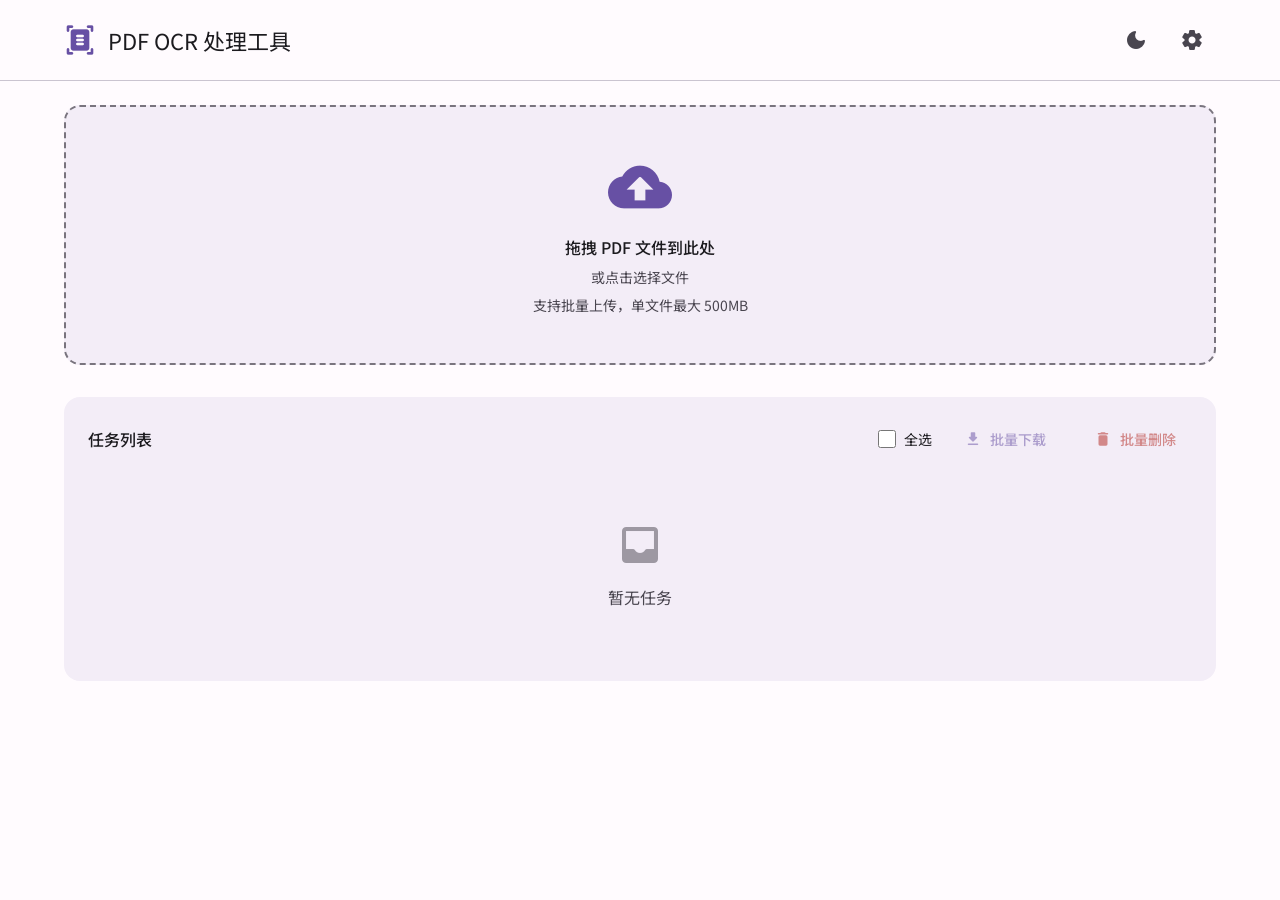
<file: pdf/frontend/index.html>
<!DOCTYPE html>
<html lang="zh-CN">
<head>
    <meta charset="UTF-8">
    <meta name="viewport" content="width=device-width, initial-scale=1.0">
    <title>PDF OCR 处理工具</title>
    <link href="https://fonts.googleapis.com/css2?family=Noto+Sans+SC:wght@400;500;700&display=swap" rel="stylesheet">
    <link href="https://fonts.googleapis.com/icon?family=Material+Icons+Round" rel="stylesheet">
    <link rel="stylesheet" href="styles.css">
</head>
<body>
    <div class="app-container">
        <header class="app-header">
            <div class="header-content">
                <div class="logo">
                    <span class="material-icons-round">document_scanner</span>
                    <h1>PDF OCR 处理工具</h1>
                </div>
                <div class="header-actions">
                    <button class="icon-button" id="themeToggle" title="切换主题">
                        <span class="material-icons-round" id="themeIcon">dark_mode</span>
                    </button>
                    <button class="icon-button" id="settingsBtn" title="设置">
                        <span class="material-icons-round">settings</span>
                    </button>
                </div>
            </div>
        </header>

        <main class="main-content">
            <section class="upload-section">
                <div class="upload-area" id="uploadArea">
                    <div class="upload-icon">
                        <span class="material-icons-round">cloud_upload</span>
                    </div>
                    <h2>拖拽 PDF 文件到此处</h2>
                    <p>或点击选择文件</p>
                    <p class="upload-hint">支持批量上传，单文件最大 500MB</p>
                    <input type="file" id="fileInput" accept=".pdf" multiple hidden>
                </div>
            </section>

            <section class="tasks-section" id="tasksSection">
                <div class="section-header">
                    <h2>任务列表</h2>
                    <div class="batch-actions" id="batchActions">
                        <label class="checkbox-label">
                            <input type="checkbox" id="selectAll">
                            <span>全选</span>
                        </label>
                        <button class="text-button" id="batchDownloadBtn" disabled>
                            <span class="material-icons-round">download</span>
                            批量下载
                        </button>
                        <button class="text-button danger" id="batchDeleteBtn" disabled>
                            <span class="material-icons-round">delete</span>
                            批量删除
                        </button>
                    </div>
                </div>
                <div class="tasks-list" id="tasksList">
                    <div class="empty-state" id="emptyState">
                        <span class="material-icons-round">inbox</span>
                        <p>暂无任务</p>
                    </div>
                </div>
            </section>
        </main>

        <div class="task-options-modal hidden" id="taskOptionsModal">
            <div class="modal-backdrop"></div>
            <div class="modal-content">
                <div class="modal-header">
                    <h3 id="modalTitle">任务选项</h3>
                    <button class="icon-button" id="closeOptionsModal">
                        <span class="material-icons-round">close</span>
                    </button>
                </div>
                <div class="modal-body">
                    <div class="option-group">
                        <div class="file-list-header">待上传文件：</div>
                        <div class="file-list" id="fileList"></div>
                    </div>
                    
                    <div class="option-group">
                        <label class="checkbox-label">
                            <input type="checkbox" id="generateOutline">
                            <span>生成大纲</span>
                        </label>
                    </div>
                    
                    <div class="option-group outline-options" id="outlineOptions" style="display: none;">
                        <div class="option-subgroup">
                            <label>大纲生成模式</label>
                            <div class="radio-group">
                                <label class="radio-label">
                                    <input type="radio" name="outlineMode" value="auto" checked>
                                    <span>自动总结全文生成大纲</span>
                                </label>
                                <label class="radio-label">
                                    <input type="radio" name="outlineMode" value="toc_page">
                                    <span>读取目录页生成大纲</span>
                                </label>
                            </div>
                        </div>
                        
                        <div class="option-subgroup toc-options" id="tocOptions" style="display: none;">
                            <label class="checkbox-label">
                                <input type="checkbox" id="manualTocPages">
                                <span>手动设置目录页</span>
                            </label>
                            <div class="page-range-inputs" id="pageRangeInputs" style="display: none;">
                                <div class="input-row">
                                    <div class="input-field">
                                        <label>目录起始页</label>
                                        <input type="number" id="tocPageStart" min="1" value="1">
                                    </div>
                                    <div class="input-field">
                                        <label>目录结束页</label>
                                        <input type="number" id="tocPageEnd" min="1" value="1">
                                    </div>
                                </div>
                            </div>
                            <div class="input-field">
                                <label>页码偏移</label>
                                <input type="number" id="pageOffset" value="0">
                                <span class="input-hint">目录页码与实际页码的差值</span>
                            </div>
                        </div>
                    </div>
                    
                    <div class="option-group">
                        <label class="checkbox-label">
                            <input type="checkbox" id="embedOutline" checked>
                            <span>嵌入大纲到 PDF</span>
                        </label>
                    </div>
                </div>
                <div class="modal-footer">
                    <button class="text-button" id="cancelOptions">取消</button>
                    <button class="filled-button" id="confirmOptions">确认上传</button>
                </div>
            </div>
        </div>

        <div class="settings-modal hidden" id="settingsModal">
            <div class="modal-backdrop"></div>
            <div class="modal-content">
                <div class="modal-header">
                    <h3>设置</h3>
                    <button class="icon-button" id="closeSettingsModal">
                        <span class="material-icons-round">close</span>
                    </button>
                </div>
                <div class="modal-body">
                    <div class="settings-section">
                        <h4>LLM 配置</h4>
                        <div class="input-field">
                            <label>API Key</label>
                            <input type="password" id="apiKey" placeholder="输入 API Key">
                        </div>
                        <div class="input-field">
                            <label>Base URL</label>
                            <input type="text" id="baseUrl" placeholder="https://api.deepseek.com/v1">
                        </div>
                        <div class="input-field">
                            <label>模型</label>
                            <input type="text" id="model" placeholder="deepseek-chat">
                        </div>
                        <div class="connection-status" id="connectionStatus"></div>
                    </div>
                    
                    <div class="settings-section">
                        <h4>存储管理</h4>
                        <div class="storage-info" id="storageInfo">
                            <div class="storage-item">
                                <span class="storage-label">上传目录</span>
                                <span class="storage-value" id="uploadStorage">-</span>
                            </div>
                            <div class="storage-item">
                                <span class="storage-label">输出目录</span>
                                <span class="storage-value" id="outputStorage">-</span>
                            </div>
                            <div class="storage-item total">
                                <span class="storage-label">总计</span>
                                <span class="storage-value" id="totalStorage">-</span>
                            </div>
                        </div>
                        <div class="storage-actions">
                            <button class="outlined-button" id="cleanupOld">
                                <span class="material-icons-round">cleaning_services</span>
                                清理过期文件
                            </button>
                            <button class="outlined-button danger" id="cleanupAll">
                                <span class="material-icons-round">delete_sweep</span>
                                清理全部文件
                            </button>
                        </div>
                    </div>
                </div>
                <div class="modal-footer">
                    <button class="outlined-button" id="testConnection">
                        <span class="material-icons-round">wifi_find</span>
                        测试连接
                    </button>
                    <button class="filled-button" id="saveSettings">
                        <span class="material-icons-round">save</span>
                        保存设置
                    </button>
                </div>
            </div>
        </div>

        <div class="snackbar" id="snackbar">
            <span class="snackbar-message"></span>
        </div>
    </div>

    <script src="app.js"></script>
</body>
</html>
</file>
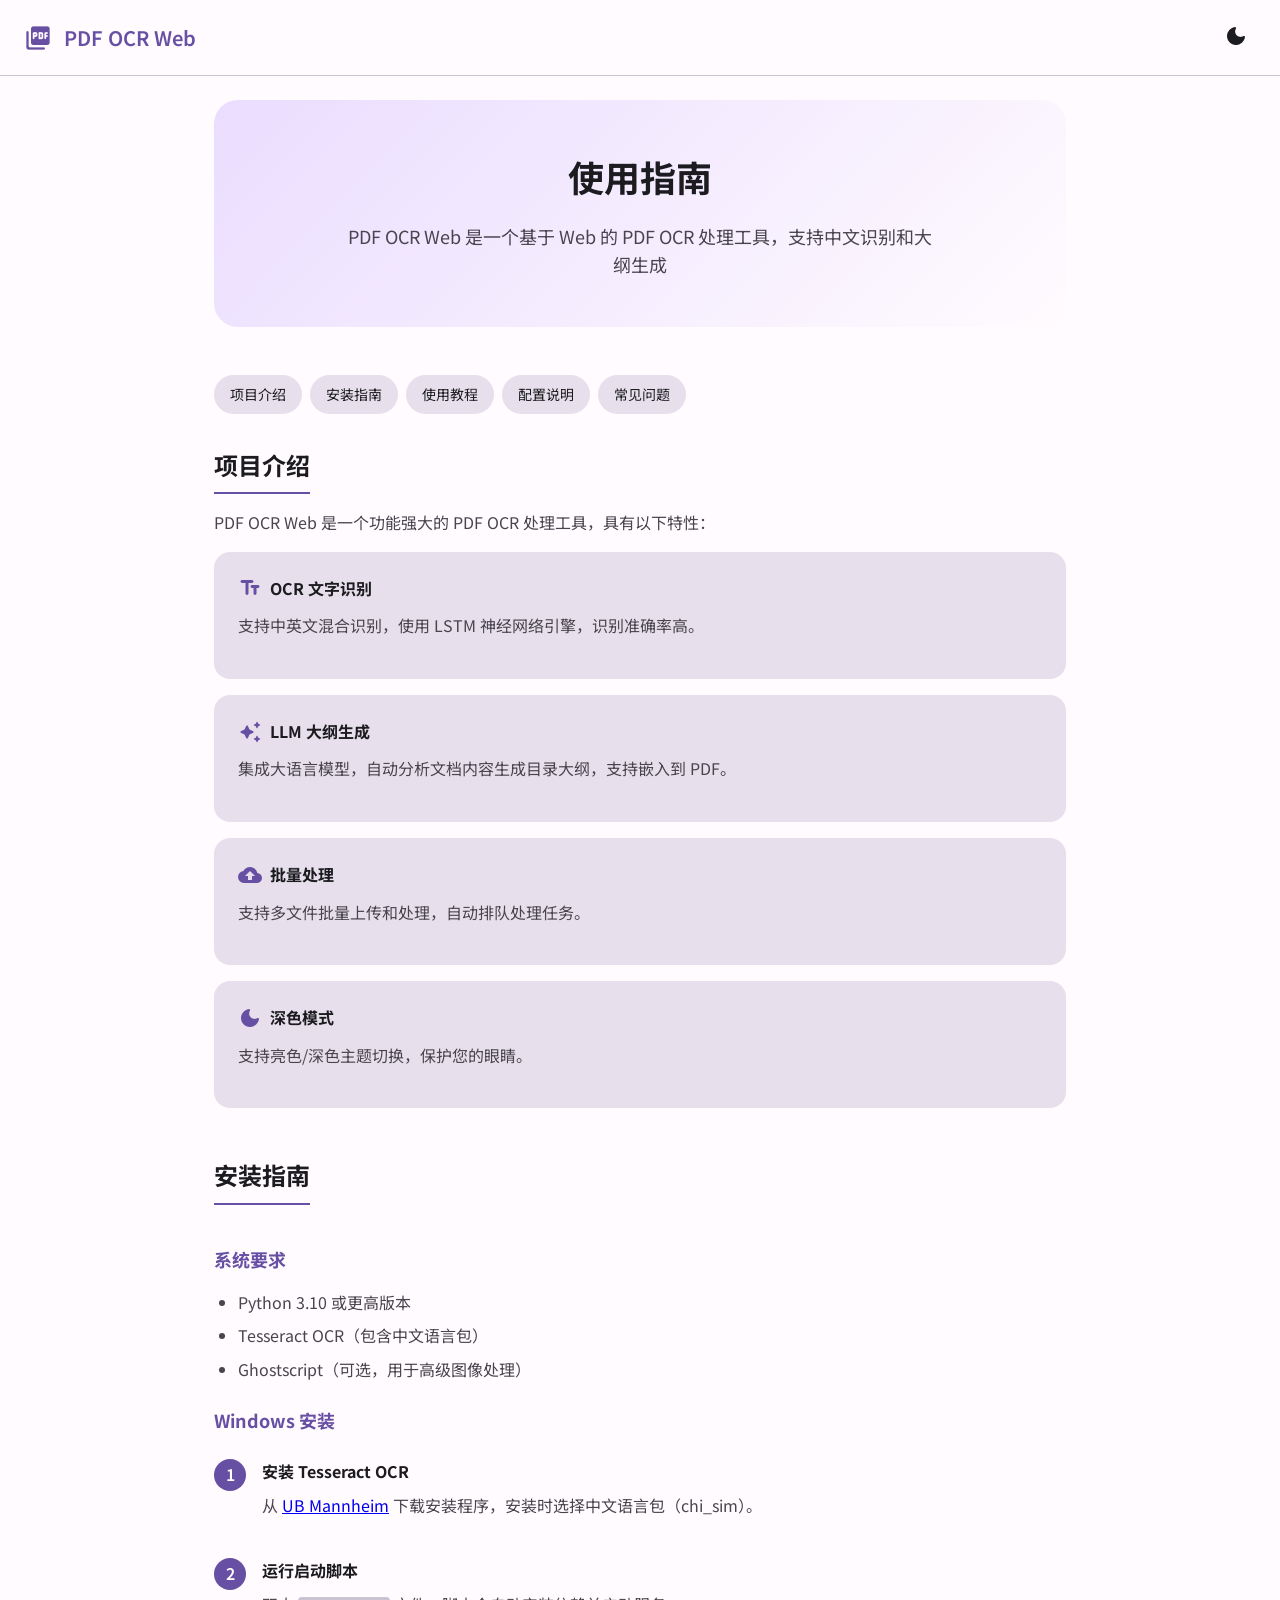
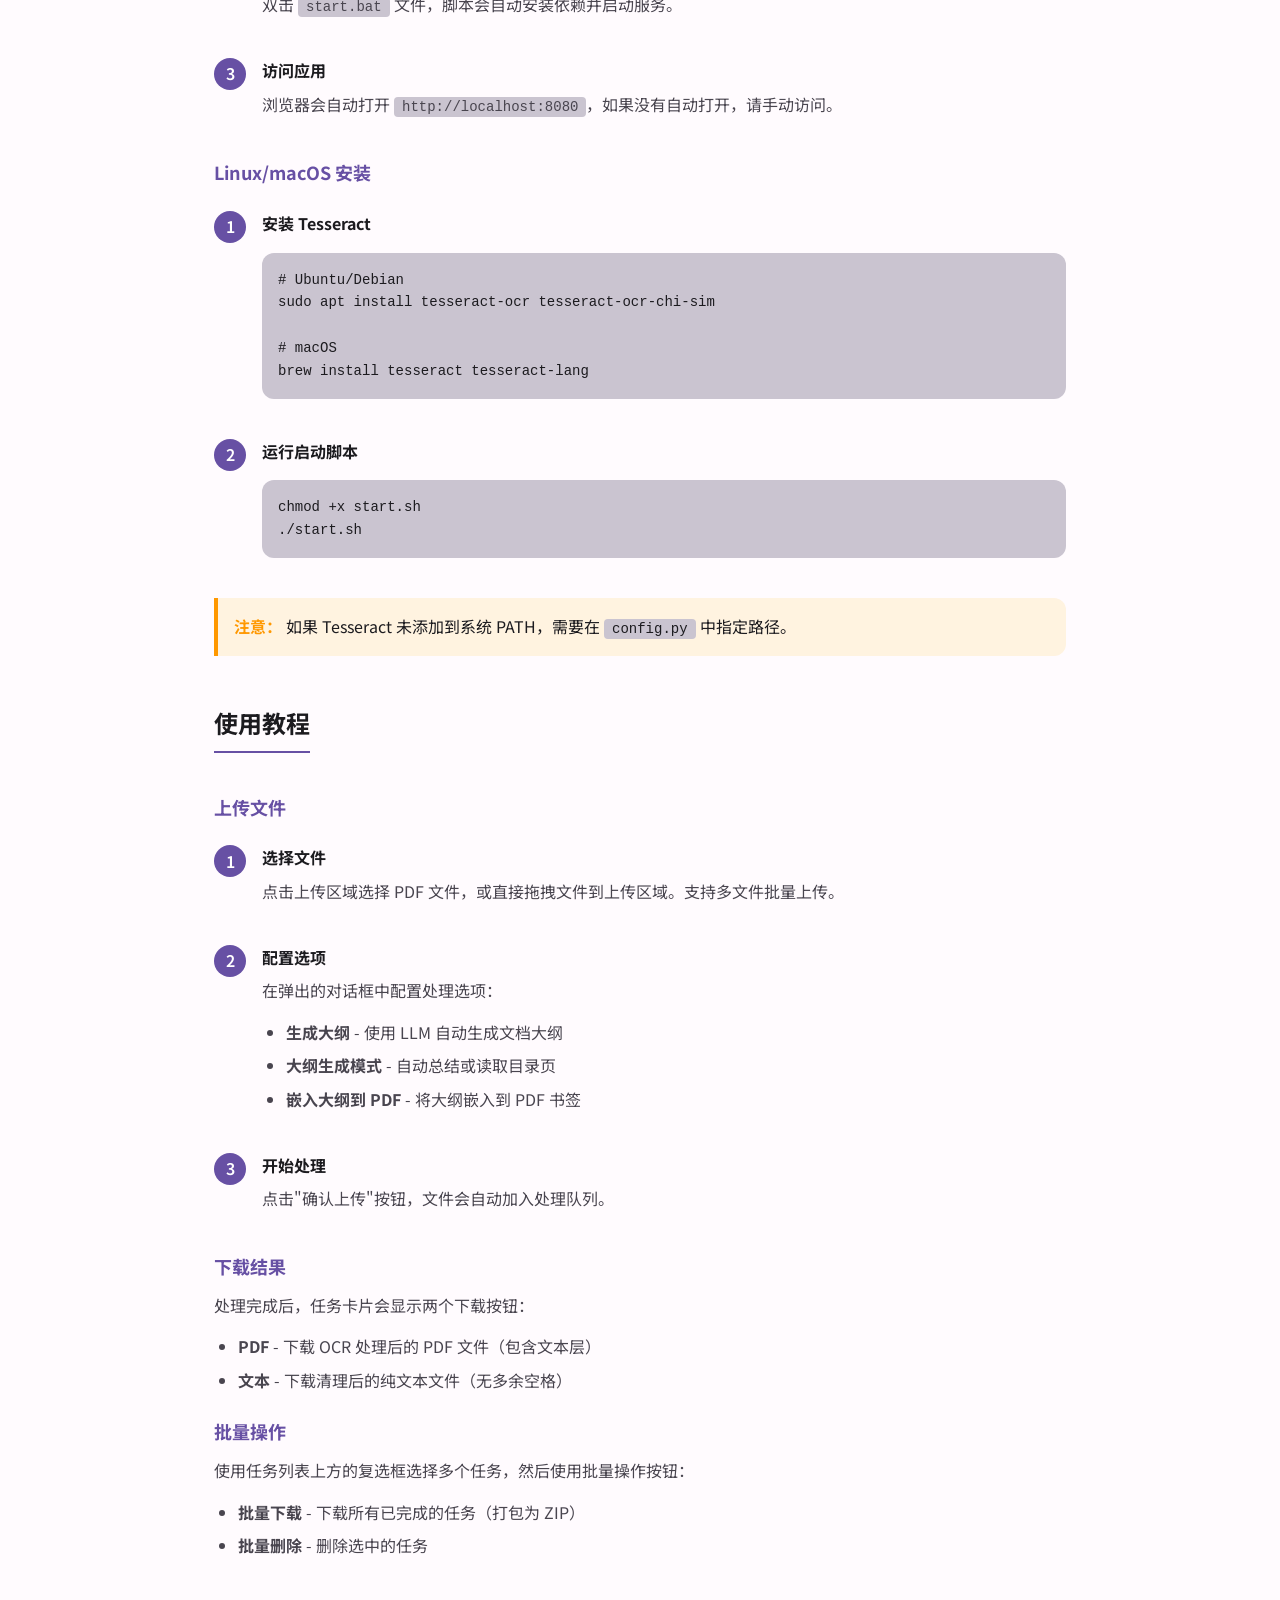
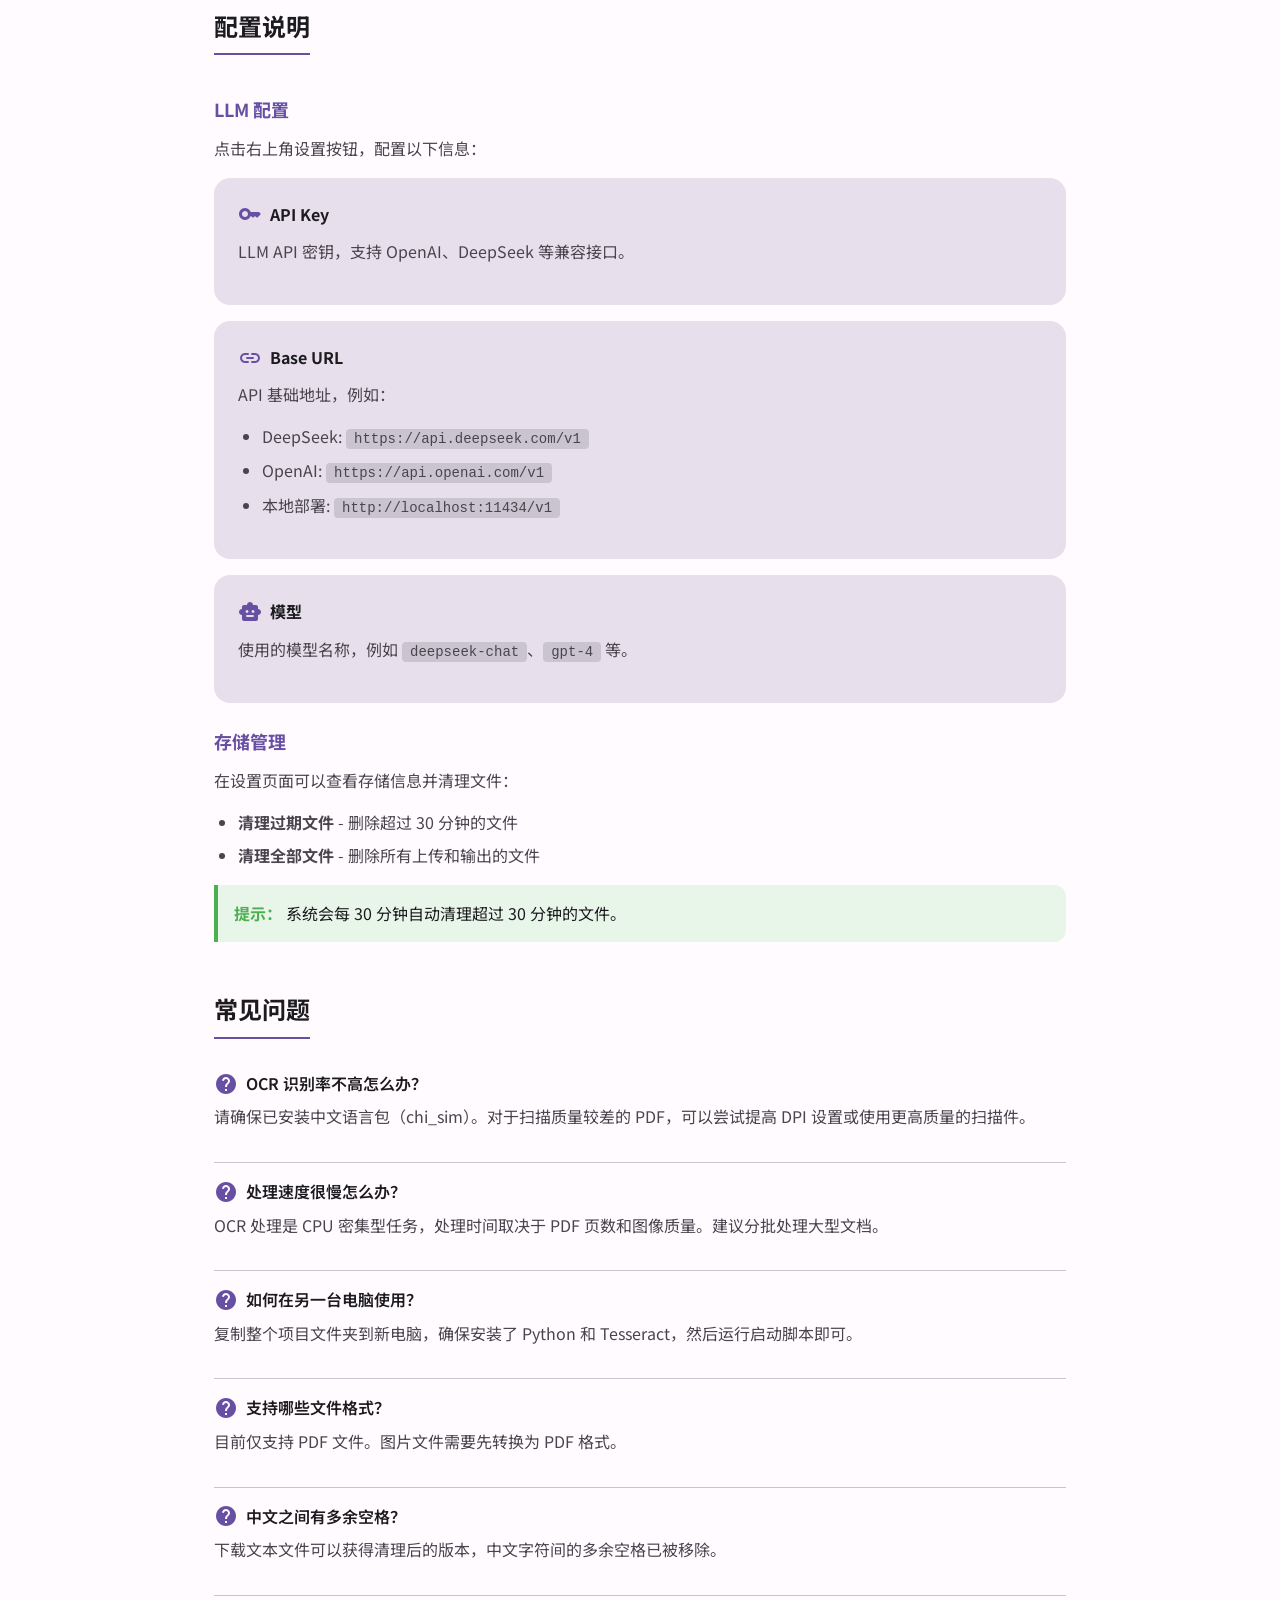
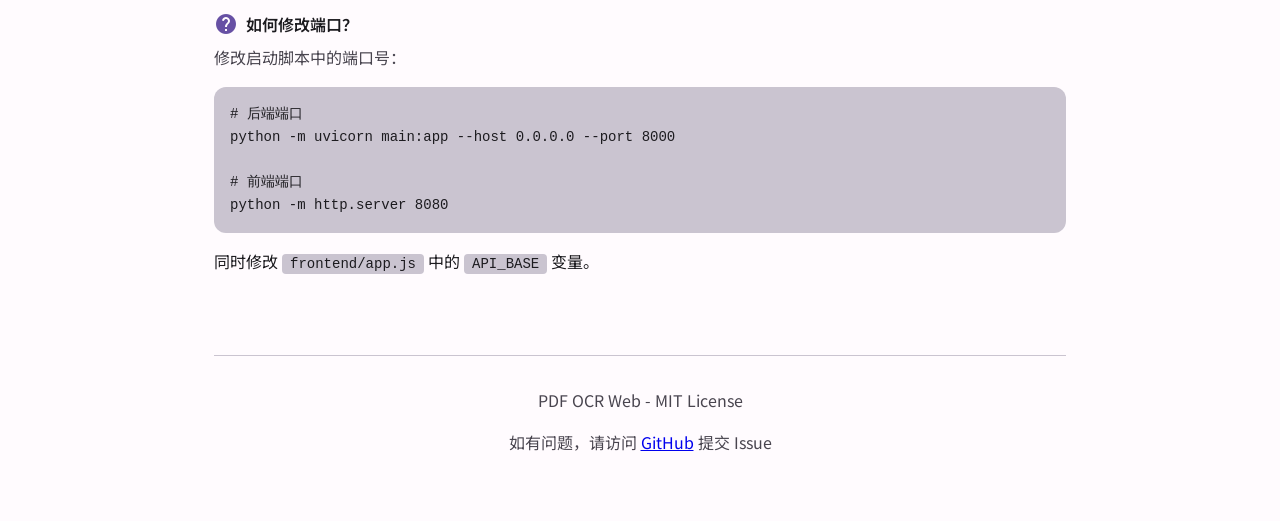
<file: pdf/docs/guide.html>
<!DOCTYPE html>
<html lang="zh-CN">
<head>
    <meta charset="UTF-8">
    <meta name="viewport" content="width=device-width, initial-scale=1.0">
    <title>PDF OCR Web - 使用指南</title>
    <link href="https://fonts.googleapis.com/css2?family=Noto+Sans+SC:wght@400;500;600;700&display=swap" rel="stylesheet">
    <link href="https://fonts.googleapis.com/icon?family=Material+Icons+Round" rel="stylesheet">
    <style>
        :root {
            --primary: #6750A4;
            --primary-light: #EADDFF;
            --surface: #FFFBFE;
            --surface-variant: #E7E0EC;
            --on-surface: #1C1B1F;
            --on-surface-variant: #49454F;
            --outline: #79747E;
            --outline-variant: #CAC4D0;
        }
        
        [data-theme="dark"] {
            --primary: #D0BCFF;
            --primary-light: #381E72;
            --surface: #1C1B1F;
            --surface-variant: #49454F;
            --on-surface: #E6E1E5;
            --on-surface-variant: #CAC4D0;
            --outline: #938F99;
            --outline-variant: #49454F;
        }
        
        * {
            margin: 0;
            padding: 0;
            box-sizing: border-box;
        }
        
        body {
            font-family: 'Noto Sans SC', sans-serif;
            background-color: var(--surface);
            color: var(--on-surface);
            line-height: 1.6;
        }
        
        .container {
            max-width: 900px;
            margin: 0 auto;
            padding: 24px;
        }
        
        header {
            display: flex;
            justify-content: space-between;
            align-items: center;
            padding: 16px 24px;
            background-color: var(--surface);
            border-bottom: 1px solid var(--outline-variant);
            position: sticky;
            top: 0;
            z-index: 100;
        }
        
        .logo {
            display: flex;
            align-items: center;
            gap: 12px;
            font-size: 20px;
            font-weight: 600;
            color: var(--primary);
        }
        
        .logo .material-icons-round {
            font-size: 28px;
        }
        
        .theme-toggle {
            background: none;
            border: none;
            cursor: pointer;
            padding: 8px;
            border-radius: 50%;
            color: var(--on-surface);
        }
        
        .theme-toggle:hover {
            background-color: var(--surface-variant);
        }
        
        .hero {
            text-align: center;
            padding: 48px 24px;
            background: linear-gradient(135deg, var(--primary-light) 0%, var(--surface) 100%);
            border-radius: 24px;
            margin-bottom: 48px;
        }
        
        .hero h1 {
            font-size: 36px;
            margin-bottom: 16px;
            color: var(--on-surface);
        }
        
        .hero p {
            font-size: 18px;
            color: var(--on-surface-variant);
            max-width: 600px;
            margin: 0 auto;
        }
        
        .nav {
            display: flex;
            gap: 8px;
            margin-bottom: 32px;
            flex-wrap: wrap;
        }
        
        .nav a {
            padding: 8px 16px;
            background-color: var(--surface-variant);
            border-radius: 20px;
            text-decoration: none;
            color: var(--on-surface);
            font-size: 14px;
            transition: all 0.2s;
        }
        
        .nav a:hover {
            background-color: var(--primary-light);
            color: var(--primary);
        }
        
        section {
            margin-bottom: 48px;
        }
        
        h2 {
            font-size: 24px;
            margin-bottom: 16px;
            padding-bottom: 8px;
            border-bottom: 2px solid var(--primary);
            display: inline-block;
        }
        
        h3 {
            font-size: 18px;
            margin: 24px 0 12px;
            color: var(--primary);
        }
        
        p {
            margin-bottom: 16px;
            color: var(--on-surface-variant);
        }
        
        ul, ol {
            margin: 16px 0;
            padding-left: 24px;
        }
        
        li {
            margin-bottom: 8px;
            color: var(--on-surface-variant);
        }
        
        .card {
            background-color: var(--surface-variant);
            border-radius: 16px;
            padding: 24px;
            margin: 16px 0;
        }
        
        .card h4 {
            font-size: 16px;
            margin-bottom: 12px;
            display: flex;
            align-items: center;
            gap: 8px;
        }
        
        .card h4 .material-icons-round {
            color: var(--primary);
        }
        
        code {
            background-color: var(--outline-variant);
            padding: 2px 8px;
            border-radius: 4px;
            font-family: 'Consolas', monospace;
            font-size: 14px;
        }
        
        pre {
            background-color: var(--outline-variant);
            padding: 16px;
            border-radius: 12px;
            overflow-x: auto;
            margin: 16px 0;
        }
        
        pre code {
            background: none;
            padding: 0;
        }
        
        .warning {
            background-color: #FFF3E0;
            border-left: 4px solid #FF9800;
            padding: 16px;
            border-radius: 0 12px 12px 0;
            margin: 16px 0;
        }
        
        [data-theme="dark"] .warning {
            background-color: #3E2723;
        }
        
        .warning strong {
            color: #FF9800;
        }
        
        .tip {
            background-color: #E8F5E9;
            border-left: 4px solid #4CAF50;
            padding: 16px;
            border-radius: 0 12px 12px 0;
            margin: 16px 0;
        }
        
        [data-theme="dark"] .tip {
            background-color: #1B5E20;
        }
        
        .tip strong {
            color: #4CAF50;
        }
        
        .screenshot {
            width: 100%;
            border-radius: 12px;
            border: 1px solid var(--outline-variant);
            margin: 16px 0;
        }
        
        .steps {
            counter-reset: step;
        }
        
        .step {
            display: flex;
            gap: 16px;
            margin: 24px 0;
            align-items: flex-start;
        }
        
        .step::before {
            counter-increment: step;
            content: counter(step);
            min-width: 32px;
            height: 32px;
            background-color: var(--primary);
            color: white;
            border-radius: 50%;
            display: flex;
            align-items: center;
            justify-content: center;
            font-weight: 600;
        }
        
        .step-content {
            flex: 1;
        }
        
        .step-content h4 {
            margin-bottom: 8px;
        }
        
        .faq-item {
            border-bottom: 1px solid var(--outline-variant);
            padding: 16px 0;
        }
        
        .faq-item:last-child {
            border-bottom: none;
        }
        
        .faq-question {
            font-weight: 600;
            margin-bottom: 8px;
            display: flex;
            align-items: center;
            gap: 8px;
        }
        
        .faq-question .material-icons-round {
            color: var(--primary);
        }
        
        footer {
            text-align: center;
            padding: 32px;
            border-top: 1px solid var(--outline-variant);
            margin-top: 48px;
            color: var(--on-surface-variant);
        }
        
        @media (max-width: 768px) {
            .container {
                padding: 16px;
            }
            
            .hero {
                padding: 32px 16px;
            }
            
            .hero h1 {
                font-size: 28px;
            }
            
            .nav {
                justify-content: center;
            }
        }
    </style>
</head>
<body>
    <header>
        <div class="logo">
            <span class="material-icons-round">picture_as_pdf</span>
            <span>PDF OCR Web</span>
        </div>
        <button class="theme-toggle" onclick="toggleTheme()">
            <span class="material-icons-round" id="themeIcon">dark_mode</span>
        </button>
    </header>
    
    <div class="container">
        <div class="hero">
            <h1>使用指南</h1>
            <p>PDF OCR Web 是一个基于 Web 的 PDF OCR 处理工具，支持中文识别和大纲生成</p>
        </div>
        
        <nav class="nav">
            <a href="#intro">项目介绍</a>
            <a href="#install">安装指南</a>
            <a href="#usage">使用教程</a>
            <a href="#config">配置说明</a>
            <a href="#faq">常见问题</a>
        </nav>
        
        <section id="intro">
            <h2>项目介绍</h2>
            <p>PDF OCR Web 是一个功能强大的 PDF OCR 处理工具，具有以下特性：</p>
            
            <div class="card">
                <h4><span class="material-icons-round">text_fields</span> OCR 文字识别</h4>
                <p>支持中英文混合识别，使用 LSTM 神经网络引擎，识别准确率高。</p>
            </div>
            
            <div class="card">
                <h4><span class="material-icons-round">auto_awesome</span> LLM 大纲生成</h4>
                <p>集成大语言模型，自动分析文档内容生成目录大纲，支持嵌入到 PDF。</p>
            </div>
            
            <div class="card">
                <h4><span class="material-icons-round">cloud_upload</span> 批量处理</h4>
                <p>支持多文件批量上传和处理，自动排队处理任务。</p>
            </div>
            
            <div class="card">
                <h4><span class="material-icons-round">dark_mode</span> 深色模式</h4>
                <p>支持亮色/深色主题切换，保护您的眼睛。</p>
            </div>
        </section>
        
        <section id="install">
            <h2>安装指南</h2>
            
            <h3>系统要求</h3>
            <ul>
                <li>Python 3.10 或更高版本</li>
                <li>Tesseract OCR（包含中文语言包）</li>
                <li>Ghostscript（可选，用于高级图像处理）</li>
            </ul>
            
            <h3>Windows 安装</h3>
            <div class="steps">
                <div class="step">
                    <div class="step-content">
                        <h4>安装 Tesseract OCR</h4>
                        <p>从 <a href="https://github.com/UB-Mannheim/tesseract/wiki" target="_blank">UB Mannheim</a> 下载安装程序，安装时选择中文语言包（chi_sim）。</p>
                    </div>
                </div>
                <div class="step">
                    <div class="step-content">
                        <h4>运行启动脚本</h4>
                        <p>双击 <code>start.bat</code> 文件，脚本会自动安装依赖并启动服务。</p>
                    </div>
                </div>
                <div class="step">
                    <div class="step-content">
                        <h4>访问应用</h4>
                        <p>浏览器会自动打开 <code>http://localhost:8080</code>，如果没有自动打开，请手动访问。</p>
                    </div>
                </div>
            </div>
            
            <h3>Linux/macOS 安装</h3>
            <div class="steps">
                <div class="step">
                    <div class="step-content">
                        <h4>安装 Tesseract</h4>
                        <pre><code># Ubuntu/Debian
sudo apt install tesseract-ocr tesseract-ocr-chi-sim

# macOS
brew install tesseract tesseract-lang</code></pre>
                    </div>
                </div>
                <div class="step">
                    <div class="step-content">
                        <h4>运行启动脚本</h4>
                        <pre><code>chmod +x start.sh
./start.sh</code></pre>
                    </div>
                </div>
            </div>
            
            <div class="warning">
                <strong>注意：</strong> 如果 Tesseract 未添加到系统 PATH，需要在 <code>config.py</code> 中指定路径。
            </div>
        </section>
        
        <section id="usage">
            <h2>使用教程</h2>
            
            <h3>上传文件</h3>
            <div class="steps">
                <div class="step">
                    <div class="step-content">
                        <h4>选择文件</h4>
                        <p>点击上传区域选择 PDF 文件，或直接拖拽文件到上传区域。支持多文件批量上传。</p>
                    </div>
                </div>
                <div class="step">
                    <div class="step-content">
                        <h4>配置选项</h4>
                        <p>在弹出的对话框中配置处理选项：
                        <ul>
                            <li><strong>生成大纲</strong> - 使用 LLM 自动生成文档大纲</li>
                            <li><strong>大纲生成模式</strong> - 自动总结或读取目录页</li>
                            <li><strong>嵌入大纲到 PDF</strong> - 将大纲嵌入到 PDF 书签</li>
                        </ul>
                        </p>
                    </div>
                </div>
                <div class="step">
                    <div class="step-content">
                        <h4>开始处理</h4>
                        <p>点击"确认上传"按钮，文件会自动加入处理队列。</p>
                    </div>
                </div>
            </div>
            
            <h3>下载结果</h3>
            <p>处理完成后，任务卡片会显示两个下载按钮：</p>
            <ul>
                <li><strong>PDF</strong> - 下载 OCR 处理后的 PDF 文件（包含文本层）</li>
                <li><strong>文本</strong> - 下载清理后的纯文本文件（无多余空格）</li>
            </ul>
            
            <h3>批量操作</h3>
            <p>使用任务列表上方的复选框选择多个任务，然后使用批量操作按钮：</p>
            <ul>
                <li><strong>批量下载</strong> - 下载所有已完成的任务（打包为 ZIP）</li>
                <li><strong>批量删除</strong> - 删除选中的任务</li>
            </ul>
        </section>
        
        <section id="config">
            <h2>配置说明</h2>
            
            <h3>LLM 配置</h3>
            <p>点击右上角设置按钮，配置以下信息：</p>
            
            <div class="card">
                <h4><span class="material-icons-round">key</span> API Key</h4>
                <p>LLM API 密钥，支持 OpenAI、DeepSeek 等兼容接口。</p>
            </div>
            
            <div class="card">
                <h4><span class="material-icons-round">link</span> Base URL</h4>
                <p>API 基础地址，例如：
                <ul>
                    <li>DeepSeek: <code>https://api.deepseek.com/v1</code></li>
                    <li>OpenAI: <code>https://api.openai.com/v1</code></li>
                    <li>本地部署: <code>http://localhost:11434/v1</code></li>
                </ul>
                </p>
            </div>
            
            <div class="card">
                <h4><span class="material-icons-round">smart_toy</span> 模型</h4>
                <p>使用的模型名称，例如 <code>deepseek-chat</code>、<code>gpt-4</code> 等。</p>
            </div>
            
            <h3>存储管理</h3>
            <p>在设置页面可以查看存储信息并清理文件：</p>
            <ul>
                <li><strong>清理过期文件</strong> - 删除超过 30 分钟的文件</li>
                <li><strong>清理全部文件</strong> - 删除所有上传和输出的文件</li>
            </ul>
            
            <div class="tip">
                <strong>提示：</strong> 系统会每 30 分钟自动清理超过 30 分钟的文件。
            </div>
        </section>
        
        <section id="faq">
            <h2>常见问题</h2>
            
            <div class="faq-item">
                <div class="faq-question">
                    <span class="material-icons-round">help</span>
                    OCR 识别率不高怎么办？
                </div>
                <p>请确保已安装中文语言包（chi_sim）。对于扫描质量较差的 PDF，可以尝试提高 DPI 设置或使用更高质量的扫描件。</p>
            </div>
            
            <div class="faq-item">
                <div class="faq-question">
                    <span class="material-icons-round">help</span>
                    处理速度很慢怎么办？
                </div>
                <p>OCR 处理是 CPU 密集型任务，处理时间取决于 PDF 页数和图像质量。建议分批处理大型文档。</p>
            </div>
            
            <div class="faq-item">
                <div class="faq-question">
                    <span class="material-icons-round">help</span>
                    如何在另一台电脑使用？
                </div>
                <p>复制整个项目文件夹到新电脑，确保安装了 Python 和 Tesseract，然后运行启动脚本即可。</p>
            </div>
            
            <div class="faq-item">
                <div class="faq-question">
                    <span class="material-icons-round">help</span>
                    支持哪些文件格式？
                </div>
                <p>目前仅支持 PDF 文件。图片文件需要先转换为 PDF 格式。</p>
            </div>
            
            <div class="faq-item">
                <div class="faq-question">
                    <span class="material-icons-round">help</span>
                    中文之间有多余空格？
                </div>
                <p>下载文本文件可以获得清理后的版本，中文字符间的多余空格已被移除。</p>
            </div>
            
            <div class="faq-item">
                <div class="faq-question">
                    <span class="material-icons-round">help</span>
                    如何修改端口？
                </div>
                <p>修改启动脚本中的端口号：
                <pre><code># 后端端口
python -m uvicorn main:app --host 0.0.0.0 --port 8000

# 前端端口
python -m http.server 8080</code></pre>
                同时修改 <code>frontend/app.js</code> 中的 <code>API_BASE</code> 变量。
                </p>
            </div>
        </section>
        
        <footer>
            <p>PDF OCR Web - MIT License</p>
            <p>如有问题，请访问 <a href="https://github.com" target="_blank">GitHub</a> 提交 Issue</p>
        </footer>
    </div>
    
    <script>
        function toggleTheme() {
            const html = document.documentElement;
            const icon = document.getElementById('themeIcon');
            
            if (html.getAttribute('data-theme') === 'dark') {
                html.removeAttribute('data-theme');
                icon.textContent = 'dark_mode';
                localStorage.setItem('theme', 'light');
            } else {
                html.setAttribute('data-theme', 'dark');
                icon.textContent = 'light_mode';
                localStorage.setItem('theme', 'dark');
            }
        }
        
        // 加载保存的主题
        const savedTheme = localStorage.getItem('theme');
        if (savedTheme === 'dark') {
            document.documentElement.setAttribute('data-theme', 'dark');
            document.getElementById('themeIcon').textContent = 'light_mode';
        }
    </script>
</body>
</html>
</file>
<file: pdf/frontend/styles.css>
:root {
    --md-sys-color-primary: #6750A4;
    --md-sys-color-on-primary: #FFFFFF;
    --md-sys-color-primary-container: #EADDFF;
    --md-sys-color-on-primary-container: #21005D;
    --md-sys-color-secondary: #625B71;
    --md-sys-color-on-secondary: #FFFFFF;
    --md-sys-color-secondary-container: #E8DEF8;
    --md-sys-color-on-secondary-container: #1D192B;
    --md-sys-color-tertiary: #7D5260;
    --md-sys-color-on-tertiary: #FFFFFF;
    --md-sys-color-tertiary-container: #FFD8E4;
    --md-sys-color-on-tertiary-container: #31111D;
    --md-sys-color-error: #B3261E;
    --md-sys-color-on-error: #FFFFFF;
    --md-sys-color-error-container: #F9DEDC;
    --md-sys-color-on-error-container: #410E0B;
    --md-sys-color-background: #FFFBFE;
    --md-sys-color-on-background: #1C1B1F;
    --md-sys-color-surface: #FFFBFE;
    --md-sys-color-on-surface: #1C1B1F;
    --md-sys-color-surface-variant: #E7E0EC;
    --md-sys-color-on-surface-variant: #49454F;
    --md-sys-color-outline: #79747E;
    --md-sys-color-outline-variant: #CAC4D0;
    --md-sys-color-surface-container: #F3EDF7;
    --md-sys-color-surface-container-high: #ECE6F0;
    --md-sys-color-surface-container-highest: #E6E0E9;
    --md-sys-color-inverse-surface: #313033;
    --md-sys-color-inverse-on-surface: #F4EFF4;
    --md-sys-color-inverse-primary: #D0BCFF;
    
    --md-sys-typescale-body-large: 400 16px/24px 'Noto Sans SC', sans-serif;
    --md-sys-typescale-body-medium: 400 14px/20px 'Noto Sans SC', sans-serif;
    --md-sys-typescale-body-small: 400 12px/16px 'Noto Sans SC', sans-serif;
    --md-sys-typescale-title-large: 400 22px/28px 'Noto Sans SC', sans-serif;
    --md-sys-typescale-title-medium: 500 16px/24px 'Noto Sans SC', sans-serif;
    --md-sys-typescale-label-large: 500 14px/20px 'Noto Sans SC', sans-serif;
    
    --md-sys-shape-corner-small: 8px;
    --md-sys-shape-corner-medium: 12px;
    --md-sys-shape-corner-large: 16px;
    --md-sys-shape-corner-extra-large: 28px;
    
    --md-sys-elevation-1: 0 1px 2px rgba(0,0,0,0.3), 0 1px 3px 1px rgba(0,0,0,0.15);
    --md-sys-elevation-2: 0 1px 2px rgba(0,0,0,0.3), 0 2px 6px 2px rgba(0,0,0,0.15);
    --md-sys-elevation-3: 0 4px 8px 3px rgba(0,0,0,0.15), 0 1px 3px rgba(0,0,0,0.3);
    
    --transition-fast: 150ms cubic-bezier(0.4, 0, 0.2, 1);
    --transition-medium: 300ms cubic-bezier(0.4, 0, 0.2, 1);
}

[data-theme="dark"] {
    --md-sys-color-primary: #D0BCFF;
    --md-sys-color-on-primary: #381E72;
    --md-sys-color-primary-container: #4F378B;
    --md-sys-color-on-primary-container: #EADDFF;
    --md-sys-color-secondary: #CCC2DC;
    --md-sys-color-on-secondary: #332D41;
    --md-sys-color-secondary-container: #4A4458;
    --md-sys-color-on-secondary-container: #E8DEF8;
    --md-sys-color-tertiary: #EFB8C8;
    --md-sys-color-on-tertiary: #492532;
    --md-sys-color-tertiary-container: #633B48;
    --md-sys-color-on-tertiary-container: #FFD8E4;
    --md-sys-color-error: #F2B8B5;
    --md-sys-color-on-error: #601410;
    --md-sys-color-error-container: #8C1D18;
    --md-sys-color-on-error-container: #F9DEDC;
    --md-sys-color-background: #1C1B1F;
    --md-sys-color-on-background: #E6E1E5;
    --md-sys-color-surface: #1C1B1F;
    --md-sys-color-on-surface: #E6E1E5;
    --md-sys-color-surface-variant: #49454F;
    --md-sys-color-on-surface-variant: #CAC4D0;
    --md-sys-color-outline: #938F99;
    --md-sys-color-outline-variant: #49454F;
    --md-sys-color-surface-container: #211F26;
    --md-sys-color-surface-container-high: #2B2930;
    --md-sys-color-surface-container-highest: #36343B;
    --md-sys-color-inverse-surface: #E6E1E5;
    --md-sys-color-inverse-on-surface: #313033;
    --md-sys-color-inverse-primary: #6750A4;
}

* {
    margin: 0;
    padding: 0;
    box-sizing: border-box;
}

body {
    font: var(--md-sys-typescale-body-large);
    background-color: var(--md-sys-color-background);
    color: var(--md-sys-color-on-background);
    min-height: 100vh;
    transition: background-color var(--transition-medium), color var(--transition-medium);
}

.app-container {
    min-height: 100vh;
    display: flex;
    flex-direction: column;
}

.app-header {
    position: sticky;
    top: 0;
    z-index: 100;
    background-color: var(--md-sys-color-surface);
    border-bottom: 1px solid var(--md-sys-color-outline-variant);
    transition: background-color var(--transition-medium);
}

.header-content {
    max-width: 1200px;
    margin: 0 auto;
    padding: 16px 24px;
    display: flex;
    justify-content: space-between;
    align-items: center;
}

.logo {
    display: flex;
    align-items: center;
    gap: 12px;
}

.logo .material-icons-round {
    font-size: 32px;
    color: var(--md-sys-color-primary);
}

.logo h1 {
    font: var(--md-sys-typescale-title-large);
    color: var(--md-sys-color-on-surface);
}

.header-actions {
    display: flex;
    gap: 8px;
}

.icon-button {
    width: 48px;
    height: 48px;
    border-radius: 50%;
    border: none;
    background: transparent;
    cursor: pointer;
    display: flex;
    align-items: center;
    justify-content: center;
    color: var(--md-sys-color-on-surface-variant);
    transition: background-color var(--transition-fast);
}

.icon-button:hover {
    background-color: var(--md-sys-color-surface-container-high);
}

.icon-button .material-icons-round {
    font-size: 24px;
}

.main-content {
    flex: 1;
    max-width: 1200px;
    margin: 0 auto;
    padding: 24px;
    width: 100%;
}

.upload-section {
    margin-bottom: 32px;
}

.upload-area {
    border: 2px dashed var(--md-sys-color-outline);
    border-radius: var(--md-sys-shape-corner-large);
    padding: 48px 24px;
    text-align: center;
    cursor: pointer;
    transition: all var(--transition-fast);
    background-color: var(--md-sys-color-surface-container);
}

.upload-area:hover,
.upload-area.dragover {
    border-color: var(--md-sys-color-primary);
    background-color: var(--md-sys-color-primary-container);
}

.upload-area.dragover {
    transform: scale(1.02);
}

.upload-icon .material-icons-round {
    font-size: 64px;
    color: var(--md-sys-color-primary);
    margin-bottom: 16px;
}

.upload-area h2 {
    font: var(--md-sys-typescale-title-medium);
    color: var(--md-sys-color-on-surface);
    margin-bottom: 8px;
}

.upload-area p {
    font: var(--md-sys-typescale-body-medium);
    color: var(--md-sys-color-on-surface-variant);
}

.upload-hint {
    margin-top: 8px;
    font: var(--md-sys-typescale-body-small);
}

.tasks-section {
    background-color: var(--md-sys-color-surface-container);
    border-radius: var(--md-sys-shape-corner-large);
    padding: 24px;
}

.section-header {
    display: flex;
    justify-content: space-between;
    align-items: center;
    margin-bottom: 16px;
    flex-wrap: wrap;
    gap: 12px;
}

.section-header h2 {
    font: var(--md-sys-typescale-title-medium);
    color: var(--md-sys-color-on-surface);
}

.batch-actions {
    display: flex;
    align-items: center;
    gap: 16px;
}

.checkbox-label {
    display: flex;
    align-items: center;
    gap: 8px;
    cursor: pointer;
    font: var(--md-sys-typescale-body-medium);
    color: var(--md-sys-color-on-surface);
}

.checkbox-label input[type="checkbox"] {
    width: 18px;
    height: 18px;
    accent-color: var(--md-sys-color-primary);
}

.checkbox-label input[type="checkbox"]:disabled {
    opacity: 0.38;
    cursor: not-allowed;
}

.checkbox-label input[type="checkbox"]:disabled + span {
    opacity: 0.38;
    cursor: not-allowed;
}

.text-button {
    display: flex;
    align-items: center;
    gap: 8px;
    padding: 8px 16px;
    border: none;
    border-radius: var(--md-sys-shape-corner-small);
    background: transparent;
    color: var(--md-sys-color-primary);
    font: var(--md-sys-typescale-label-large);
    cursor: pointer;
    transition: background-color var(--transition-fast);
}

.text-button:hover:not(:disabled) {
    background-color: var(--md-sys-color-primary-container);
}

.text-button:disabled {
    opacity: 0.5;
    cursor: not-allowed;
}

.text-button.danger {
    color: var(--md-sys-color-error);
}

.text-button.danger:hover:not(:disabled) {
    background-color: var(--md-sys-color-error-container);
}

.text-button .material-icons-round {
    font-size: 18px;
}

.tasks-list {
    display: flex;
    flex-direction: column;
    gap: 12px;
}

.empty-state {
    text-align: center;
    padding: 48px 24px;
    color: var(--md-sys-color-on-surface-variant);
}

.empty-state .material-icons-round {
    font-size: 48px;
    margin-bottom: 16px;
    opacity: 0.5;
}

.task-card {
    background-color: var(--md-sys-color-surface);
    border-radius: var(--md-sys-shape-corner-medium);
    padding: 16px;
    box-shadow: var(--md-sys-elevation-1);
    transition: box-shadow var(--transition-fast);
}

.task-card:hover {
    box-shadow: var(--md-sys-elevation-2);
}

.task-header {
    display: flex;
    justify-content: space-between;
    align-items: flex-start;
    margin-bottom: 12px;
}

.task-info {
    display: flex;
    align-items: flex-start;
    gap: 12px;
    flex: 1;
}

.task-checkbox {
    margin-top: 4px;
}

.task-details {
    flex: 1;
}

.task-filename {
    font: var(--md-sys-typescale-body-large);
    color: var(--md-sys-color-on-surface);
    word-break: break-all;
    margin-bottom: 4px;
}

.task-status {
    font: var(--md-sys-typescale-body-small);
    color: var(--md-sys-color-on-surface-variant);
}

.task-actions {
    display: flex;
    gap: 8px;
}

.task-progress {
    margin-top: 12px;
}

.progress-bar {
    height: 8px;
    background-color: var(--md-sys-color-surface-container-highest);
    border-radius: 4px;
    overflow: hidden;
    margin-bottom: 8px;
}

.progress-fill {
    height: 100%;
    background-color: var(--md-sys-color-primary);
    border-radius: 4px;
    transition: width var(--transition-medium);
}

.progress-message {
    font: var(--md-sys-typescale-body-small);
    color: var(--md-sys-color-on-surface-variant);
}

.status-badge {
    display: inline-flex;
    align-items: center;
    gap: 4px;
    padding: 4px 12px;
    border-radius: 16px;
    font: var(--md-sys-typescale-label-large);
}

.status-badge.pending,
.status-badge.queued {
    background-color: var(--md-sys-color-secondary-container);
    color: var(--md-sys-color-on-secondary-container);
}

.status-badge.uploading,
.status-badge.processing,
.status-badge.ocr_processing,
.status-badge.outline_generating {
    background-color: var(--md-sys-color-primary-container);
    color: var(--md-sys-color-on-primary-container);
}

.status-badge.completed {
    background-color: #B3E5B2;
    color: #0D5D0B;
}

[data-theme="dark"] .status-badge.completed {
    background-color: #1D5D1A;
    color: #B3E5B2;
}

.status-badge.failed {
    background-color: var(--md-sys-color-error-container);
    color: var(--md-sys-color-on-error-container);
}

.status-badge .material-icons-round {
    font-size: 16px;
}

.filled-button {
    display: flex;
    align-items: center;
    justify-content: center;
    gap: 8px;
    padding: 12px 24px;
    border: none;
    border-radius: var(--md-sys-shape-corner-small);
    background-color: var(--md-sys-color-primary);
    color: var(--md-sys-color-on-primary);
    font: var(--md-sys-typescale-label-large);
    cursor: pointer;
    transition: all var(--transition-fast);
}

.filled-button:hover {
    box-shadow: var(--md-sys-elevation-1);
}

.filled-button .material-icons-round {
    font-size: 18px;
}

.outlined-button {
    display: flex;
    align-items: center;
    justify-content: center;
    gap: 8px;
    padding: 12px 24px;
    border: 1px solid var(--md-sys-color-outline);
    border-radius: var(--md-sys-shape-corner-small);
    background: transparent;
    color: var(--md-sys-color-primary);
    font: var(--md-sys-typescale-label-large);
    cursor: pointer;
    transition: all var(--transition-fast);
}

.outlined-button:hover {
    background-color: var(--md-sys-color-primary-container);
}

.outlined-button .material-icons-round {
    font-size: 18px;
}

.modal-backdrop {
    position: fixed;
    top: 0;
    left: 0;
    right: 0;
    bottom: 0;
    background-color: rgba(0, 0, 0, 0.5);
    z-index: 200;
}

.modal-content {
    position: fixed;
    top: 50%;
    left: 50%;
    transform: translate(-50%, -50%);
    background-color: var(--md-sys-color-surface-container-high);
    border-radius: var(--md-sys-shape-corner-extra-large);
    padding: 24px;
    z-index: 201;
    width: 90%;
    max-width: 480px;
    max-height: 90vh;
    overflow-y: auto;
}

.modal-header {
    display: flex;
    justify-content: space-between;
    align-items: center;
    margin-bottom: 24px;
}

.modal-header h3 {
    font: var(--md-sys-typescale-title-large);
    color: var(--md-sys-color-on-surface);
}

.modal-body {
    display: flex;
    flex-direction: column;
    gap: 16px;
}

.modal-footer {
    display: flex;
    justify-content: flex-end;
    gap: 12px;
    margin-top: 24px;
}

.option-group {
    padding: 16px;
    background-color: var(--md-sys-color-surface-container);
    border-radius: var(--md-sys-shape-corner-medium);
}

.file-list-header {
    font: var(--md-sys-typescale-label-large);
    color: var(--md-sys-color-on-surface);
    margin-bottom: 8px;
}

.file-list {
    max-height: 150px;
    overflow-y: auto;
    background-color: var(--md-sys-color-surface-container-highest);
    border-radius: var(--md-sys-shape-corner-small);
    padding: 8px;
}

.file-list-item {
    font: var(--md-sys-typescale-body-medium);
    color: var(--md-sys-color-on-surface);
    padding: 4px 8px;
    border-radius: 4px;
}

.file-list-item:hover {
    background-color: var(--md-sys-color-surface-variant);
}

.option-subgroup {
    margin-bottom: 16px;
}

.option-subgroup:last-child {
    margin-bottom: 0;
}

.option-subgroup > label {
    display: block;
    font: var(--md-sys-typescale-label-large);
    color: var(--md-sys-color-on-surface);
    margin-bottom: 12px;
}

.radio-group {
    display: flex;
    flex-direction: column;
    gap: 12px;
}

.radio-label {
    display: flex;
    align-items: center;
    gap: 12px;
    cursor: pointer;
    font: var(--md-sys-typescale-body-medium);
    color: var(--md-sys-color-on-surface);
}

.radio-label input[type="radio"] {
    width: 18px;
    height: 18px;
    accent-color: var(--md-sys-color-primary);
}

.input-field {
    margin-bottom: 16px;
}

.input-field:last-child {
    margin-bottom: 0;
}

.input-field label {
    display: block;
    font: var(--md-sys-typescale-label-large);
    color: var(--md-sys-color-on-surface);
    margin-bottom: 8px;
}

.input-field input {
    width: 100%;
    padding: 12px 16px;
    border: 1px solid var(--md-sys-color-outline);
    border-radius: var(--md-sys-shape-corner-small);
    background-color: var(--md-sys-color-surface);
    color: var(--md-sys-color-on-surface);
    font: var(--md-sys-typescale-body-large);
    transition: border-color var(--transition-fast);
}

.input-field input:focus {
    outline: none;
    border-color: var(--md-sys-color-primary);
}

.input-hint {
    display: block;
    font: var(--md-sys-typescale-body-small);
    color: var(--md-sys-color-on-surface-variant);
    margin-top: 4px;
}

.input-row {
    display: flex;
    gap: 16px;
}

.input-row .input-field {
    flex: 1;
}

.page-range-inputs {
    margin-top: 12px;
}

.connection-status {
    padding: 12px;
    border-radius: var(--md-sys-shape-corner-small);
    font: var(--md-sys-typescale-body-medium);
    margin-top: 8px;
}

.connection-status.success {
    background-color: #B3E5B2;
    color: #0D5D0B;
}

[data-theme="dark"] .connection-status.success {
    background-color: #1D5D1A;
    color: #B3E5B2;
}

.connection-status.error {
    background-color: var(--md-sys-color-error-container);
    color: var(--md-sys-color-on-error-container);
}

.snackbar {
    position: fixed;
    bottom: 24px;
    left: 50%;
    transform: translateX(-50%) translateY(100px);
    background-color: var(--md-sys-color-inverse-surface);
    color: var(--md-sys-color-inverse-on-surface);
    padding: 14px 16px;
    border-radius: var(--md-sys-shape-corner-small);
    font: var(--md-sys-typescale-body-medium);
    z-index: 300;
    opacity: 0;
    transition: all var(--transition-medium);
}

.snackbar.show {
    transform: translateX(-50%) translateY(0);
    opacity: 1;
}

.hidden {
    display: none !important;
}

.settings-section {
    margin-bottom: 24px;
}

.settings-section:last-child {
    margin-bottom: 0;
}

.settings-section h4 {
    font: var(--md-sys-typescale-title-medium);
    color: var(--md-sys-color-on-surface);
    margin-bottom: 16px;
    padding-bottom: 8px;
    border-bottom: 1px solid var(--md-sys-color-outline-variant);
}

.storage-info {
    background-color: var(--md-sys-color-surface-container);
    border-radius: var(--md-sys-shape-corner-medium);
    padding: 16px;
    margin-bottom: 16px;
}

.storage-item {
    display: flex;
    justify-content: space-between;
    align-items: center;
    padding: 8px 0;
}

.storage-item:not(:last-child) {
    border-bottom: 1px solid var(--md-sys-color-outline-variant);
}

.storage-item.total {
    margin-top: 8px;
    padding-top: 12px;
    border-top: 2px solid var(--md-sys-color-outline);
    font-weight: 500;
}

.storage-label {
    font: var(--md-sys-typescale-body-medium);
    color: var(--md-sys-color-on-surface);
}

.storage-value {
    font: var(--md-sys-typescale-label-large);
    color: var(--md-sys-color-primary);
}

.storage-actions {
    display: flex;
    gap: 12px;
}

.storage-actions .outlined-button {
    flex: 1;
}

.outlined-button.danger {
    color: var(--md-sys-color-error);
    border-color: var(--md-sys-color-error);
}

.outlined-button.danger:hover {
    background-color: var(--md-sys-color-error-container);
}

@media (max-width: 768px) {
    .header-content {
        padding: 12px 16px;
    }
    
    .logo h1 {
        font-size: 18px;
    }
    
    .main-content {
        padding: 16px;
    }
    
    .upload-area {
        padding: 32px 16px;
    }
    
    .upload-icon .material-icons-round {
        font-size: 48px;
    }
    
    .section-header {
        flex-direction: column;
        align-items: flex-start;
    }
    
    .batch-actions {
        width: 100%;
        justify-content: space-between;
    }
    
    .task-header {
        flex-direction: column;
        gap: 12px;
    }
    
    .task-actions {
        width: 100%;
        justify-content: flex-end;
    }
    
    .modal-content {
        padding: 16px;
    }
    
    .input-row {
        flex-direction: column;
        gap: 0;
    }
}

@keyframes spin {
    from {
        transform: rotate(0deg);
    }
    to {
        transform: rotate(360deg);
    }
}

.loading-spinner {
    animation: spin 1s linear infinite;
}
</file>
